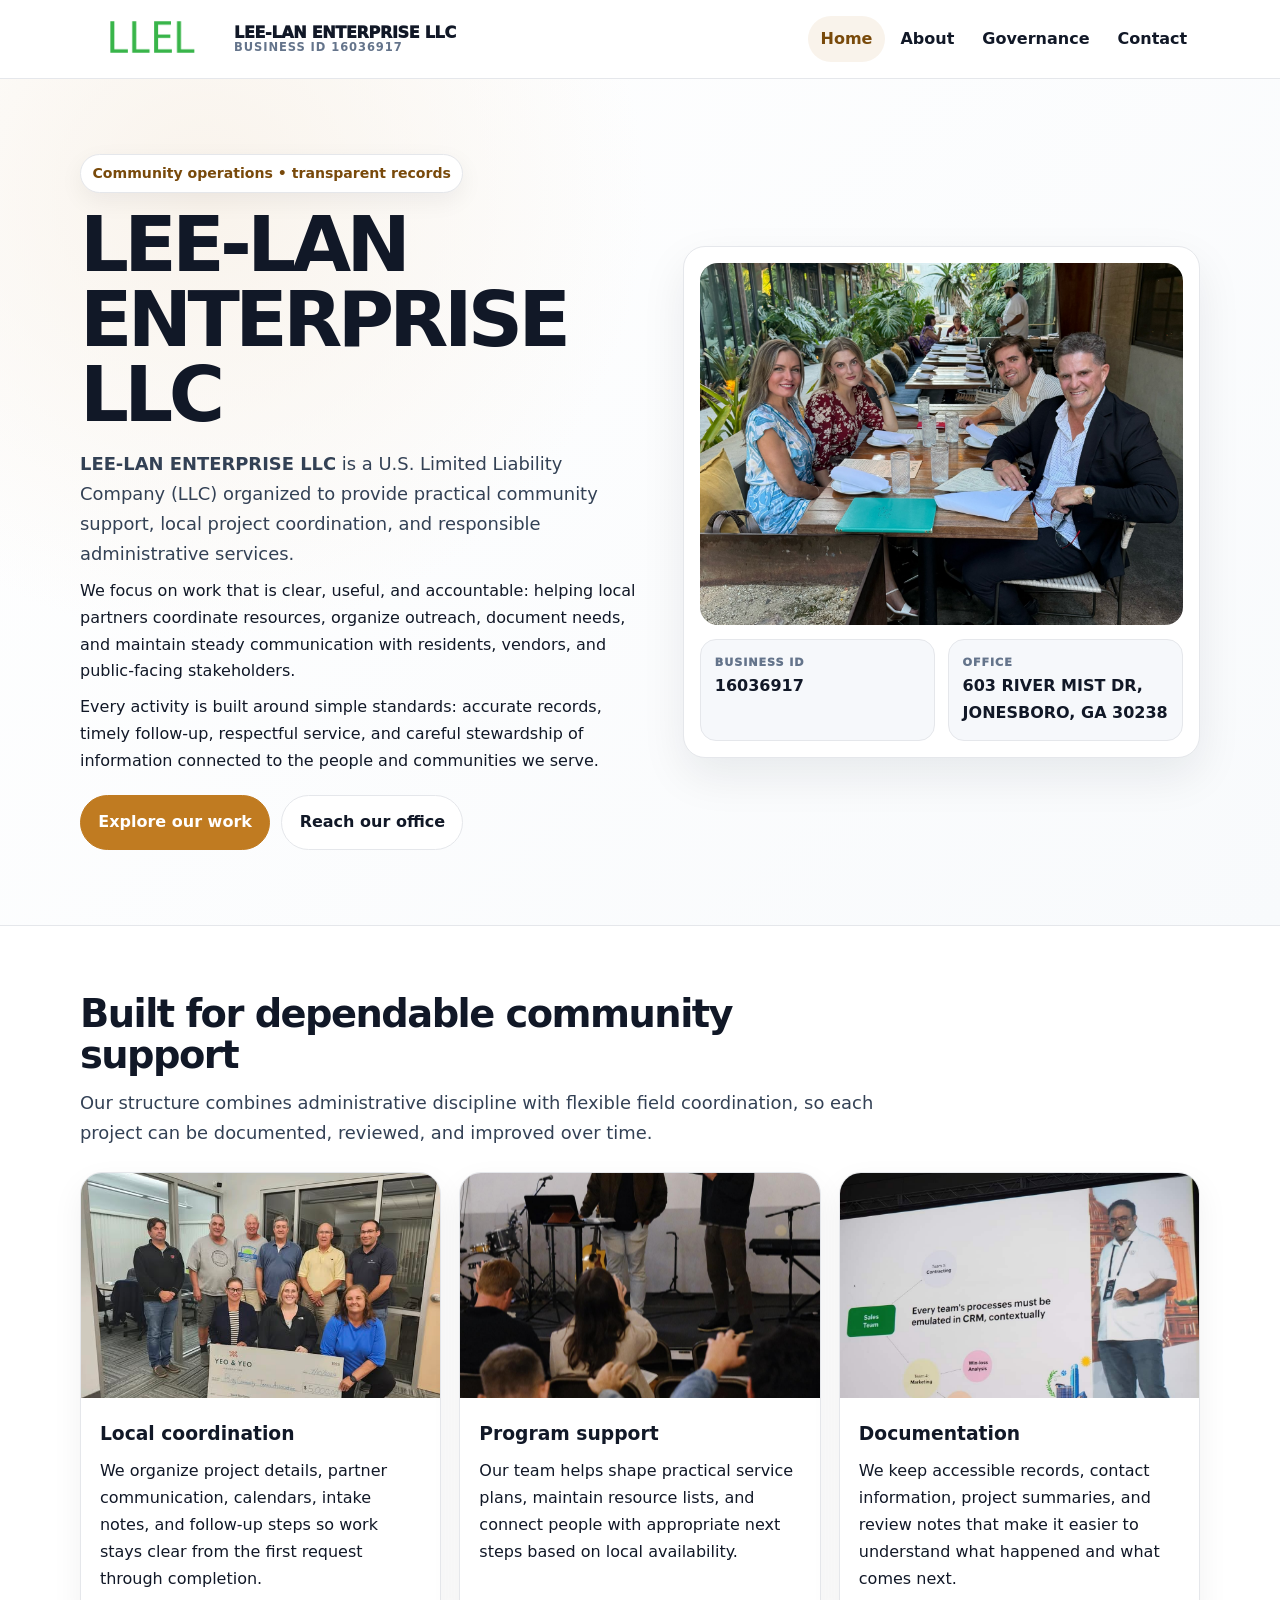
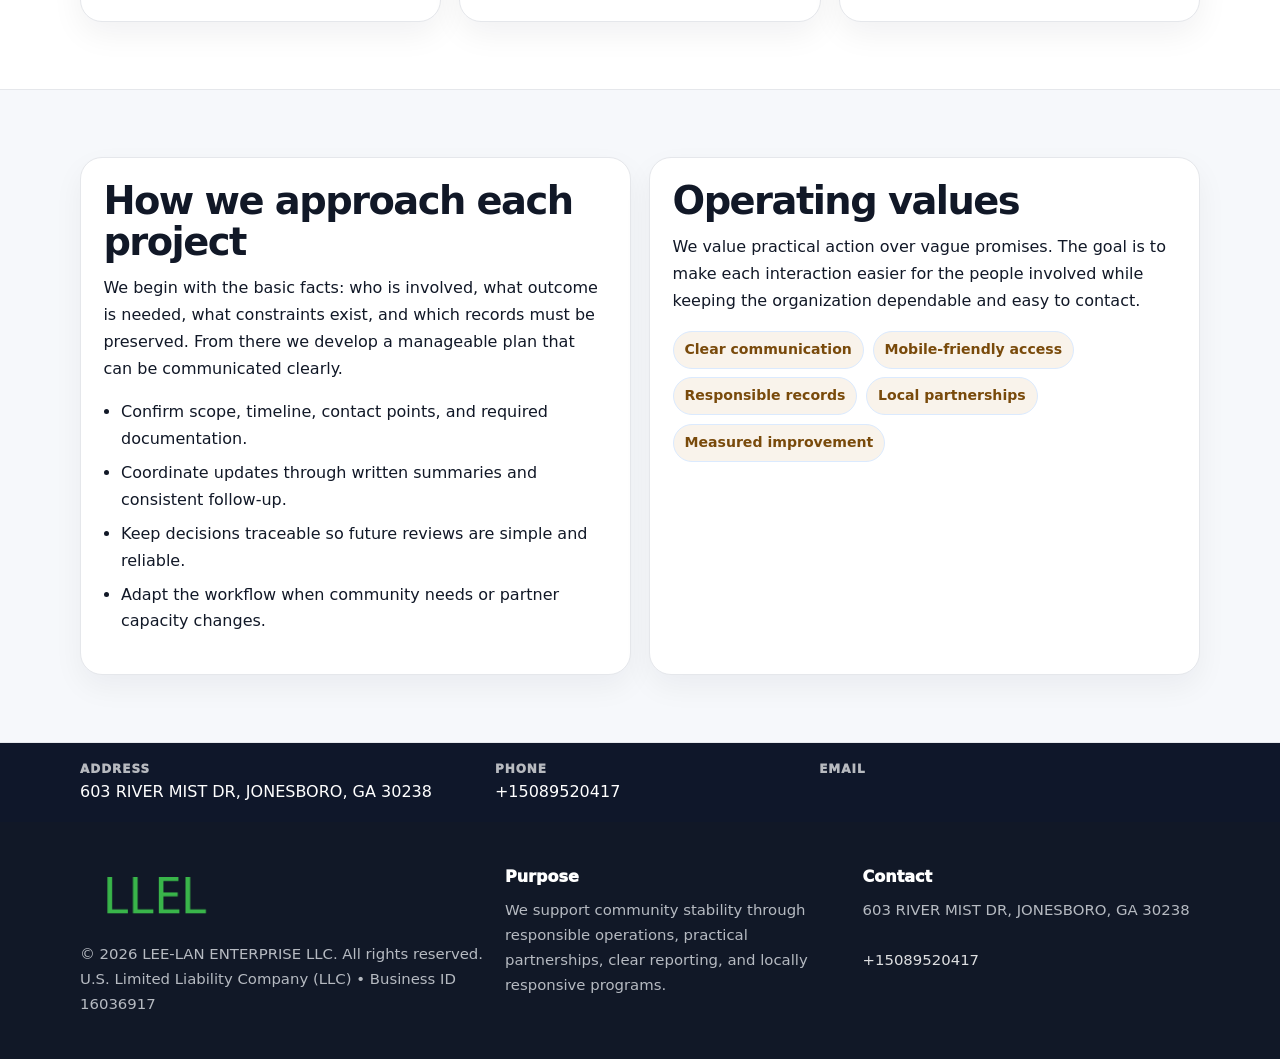
<file: index.html>
<!doctype html><html lang="en"><head><meta charset="utf-8"><meta name="viewport" content="width=device-width,initial-scale=1"><title>LEE-LAN ENTERPRISE  LLC – Nonprofit • 2025</title><link rel="stylesheet" href="assets/styles.css"><link rel="icon" href="images/logo.png"><meta name="data-ein" content="16036917"><meta name="data-name" content="LEE-LAN ENTERPRISE  LLC"><meta name="data-email" content=""><meta name="data-phone" content="+15089520417"><meta name="data-address" content="603 RIVER MIST DR, JONESBORO, GA 30238"><meta name="data-map" content="603+RIVER+MIST+DR,+JONESBORO,+GA+30238">  <meta name="description" content="Dedicated to community services, education, and direct relief, LEE-LAN ENTERPRISE LLC collaborates with neighbors and partners to deliver practical help and long-term impact.">
</head><body>
<div style="position:absolute;left:-9999px;top:-9999px;opacity:0" data-uniq="{{UNIQUE_BLOB}}">
  <span>Dedicated to community services, education, and direct relief, LEE-LAN ENTERPRISE  LLC collaborates with neighbors and partners to deliver practical help and long-term impact.</span><svg width="12" height="12" viewBox="0 0 12 12" xmlns="http://www.w3.org/2000/svg"><circle cx="6" cy="6" r="5" fill="#b45309"/></svg><img src="images/hero.jpg" width="1" height="1" alt="" loading="lazy"/>
</div>
<header class="site-header"><div class="container header-inner"><a class="cf14231412d" href="index.html"><img src="images/logo.png" alt="LEE-LAN ENTERPRISE  LLC logo"><span class="brand-name"><span>LEE-LAN ENTERPRISE  LLC</span><span class="brand-kicker">Business ID 16036917</span></span></a><button class="c5b24fe0958" aria-expanded="false" aria-controls="mainnav">Menu</button><nav class="c09a2c020fe" id="mainnav" aria-label="Main navigation"><a class="active" href="index.html">Home</a><a class="" href="about.html">About</a><a class="" href="governance.html">Governance</a><a class="" href="contact.html">Contact</a></nav></div></header><main id="content"><section class="c3366854276"><div class="container hero-grid"><div><span class="eyebrow">Community operations • transparent records</span><h1>LEE-LAN ENTERPRISE  LLC</h1><p class="c5cc8a3c45b"><strong>LEE-LAN ENTERPRISE  LLC</strong> is a U.S. Limited Liability Company (LLC) organized to provide practical community support, local project coordination, and responsible administrative services.</p><p>We focus on work that is clear, useful, and accountable: helping local partners coordinate resources, organize outreach, document needs, and maintain steady communication with residents, vendors, and public-facing stakeholders.</p><p>Every activity is built around simple standards: accurate records, timely follow-up, respectful service, and careful stewardship of information connected to the people and communities we serve.</p><div class="actions"><a class="c1d74c01bc8 btn-primary" href="about.html">Explore our work</a><a class="c1d74c01bc8" href="contact.html">Reach our office</a></div></div><aside class="hero-card"><img src="images/hero.jpg" alt="Community planning table"><div class="mini-grid"><div class="mini"><div class="mini-label">Business ID</div><strong>16036917</strong></div><div class="mini"><div class="mini-label">Office</div><strong>603 RIVER MIST DR, JONESBORO, GA 30238</strong></div></div></aside></div></section><section class="section"><div class="container"><div class="section-head"><h2>Built for dependable community support</h2><p class="c5cc8a3c45b">Our structure combines administrative discipline with flexible field coordination, so each project can be documented, reviewed, and improved over time.</p></div><div class="grid-3"><article class="cd379191ba5"><img src="images/community.jpg" alt="Community discussion"><div class="card-body"><h3>Local coordination</h3><p>We organize project details, partner communication, calendars, intake notes, and follow-up steps so work stays clear from the first request through completion.</p></div></article><article class="cd379191ba5"><img src="images/programs.jpg" alt="Program planning"><div class="card-body"><h3>Program support</h3><p>Our team helps shape practical service plans, maintain resource lists, and connect people with appropriate next steps based on local availability.</p></div></article><article class="cd379191ba5"><img src="images/education.jpg" alt="Education and guidance"><div class="card-body"><h3>Documentation</h3><p>We keep accessible records, contact information, project summaries, and review notes that make it easier to understand what happened and what comes next.</p></div></article></div></div></section><section class="section alt"><div class="container grid-2"><div class="text-panel"><h2>How we approach each project</h2><p>We begin with the basic facts: who is involved, what outcome is needed, what constraints exist, and which records must be preserved. From there we develop a manageable plan that can be communicated clearly.</p><ul class="list-check"><li>Confirm scope, timeline, contact points, and required documentation.</li><li>Coordinate updates through written summaries and consistent follow-up.</li><li>Keep decisions traceable so future reviews are simple and reliable.</li><li>Adapt the workflow when community needs or partner capacity changes.</li></ul></div><div class="text-panel"><h2>Operating values</h2><p>We value practical action over vague promises. The goal is to make each interaction easier for the people involved while keeping the organization dependable and easy to contact.</p><div class="pill-list"><span class="pill">Clear communication</span><span class="pill">Mobile-friendly access</span><span class="pill">Responsible records</span><span class="pill">Local partnerships</span><span class="pill">Measured improvement</span></div></div></div></section></main><section class="contact-strip"><div class="container strip-grid"><div class="strip-item"><div class="strip-label">Address</div>603 RIVER MIST DR, JONESBORO, GA 30238</div><div class="strip-item"><div class="strip-label">Phone</div><a href="tel:+15089520417">+15089520417</a></div><div class="strip-item"><div class="strip-label">Email</div><a href="mailto:"></a></div></div></section><footer class="footer"><div class="container footer-grid"><div><img src="images/logo.png" alt=""><div class="small">© <span id="year"></span> LEE-LAN ENTERPRISE  LLC. All rights reserved.</div><div class="small">U.S. Limited Liability Company (LLC) • Business ID 16036917</div></div><div><div class="footer-title">Purpose</div><div class="small">We support community stability through responsible operations, practical partnerships, clear reporting, and locally responsive programs.</div></div><div><div class="footer-title">Contact</div><div class="small">603 RIVER MIST DR, JONESBORO, GA 30238<br><a href="mailto:"></a><br><a href="tel:+15089520417">+15089520417</a></div></div></div></footer><script>(function(){const $=s=>document.querySelector(s);const btn=$('.menu-toggle'),nav=$('.nav');if(btn&&nav){btn.addEventListener('click',()=>{const open=nav.classList.toggle('open');btn.setAttribute('aria-expanded',open?'true':'false')});nav.querySelectorAll('a').forEach(a=>a.addEventListener('click',()=>nav.classList.remove('open')))}function g(n){const e=document.querySelector('meta[name="'+n+'"]');return e?e.content:''}function h(s){let x=2166136261>>>0;for(let i=0;i<s.length;i++){x^=s.charCodeAt(i);x=Math.imul(x,16777619)}return x>>>0}let k=(g('data-ein')||g('data-name')||location.hostname||'default');const key=h(String(k)),H=key%360,S=55+(key%18),L=44;document.documentElement.style.setProperty('--brand','hsl('+H+' '+S+'% '+L+'%)');document.documentElement.style.setProperty('--brand-ink','hsl('+H+' '+Math.min(95,S+12)+'% '+Math.max(22,L-18)+'%)');document.documentElement.style.setProperty('--soft','hsl('+H+' '+Math.max(38,S-18)+'% 95%)');const y=document.getElementById('year');if(y)y.textContent=new Date().getFullYear();})();</script></body></html>
</file>
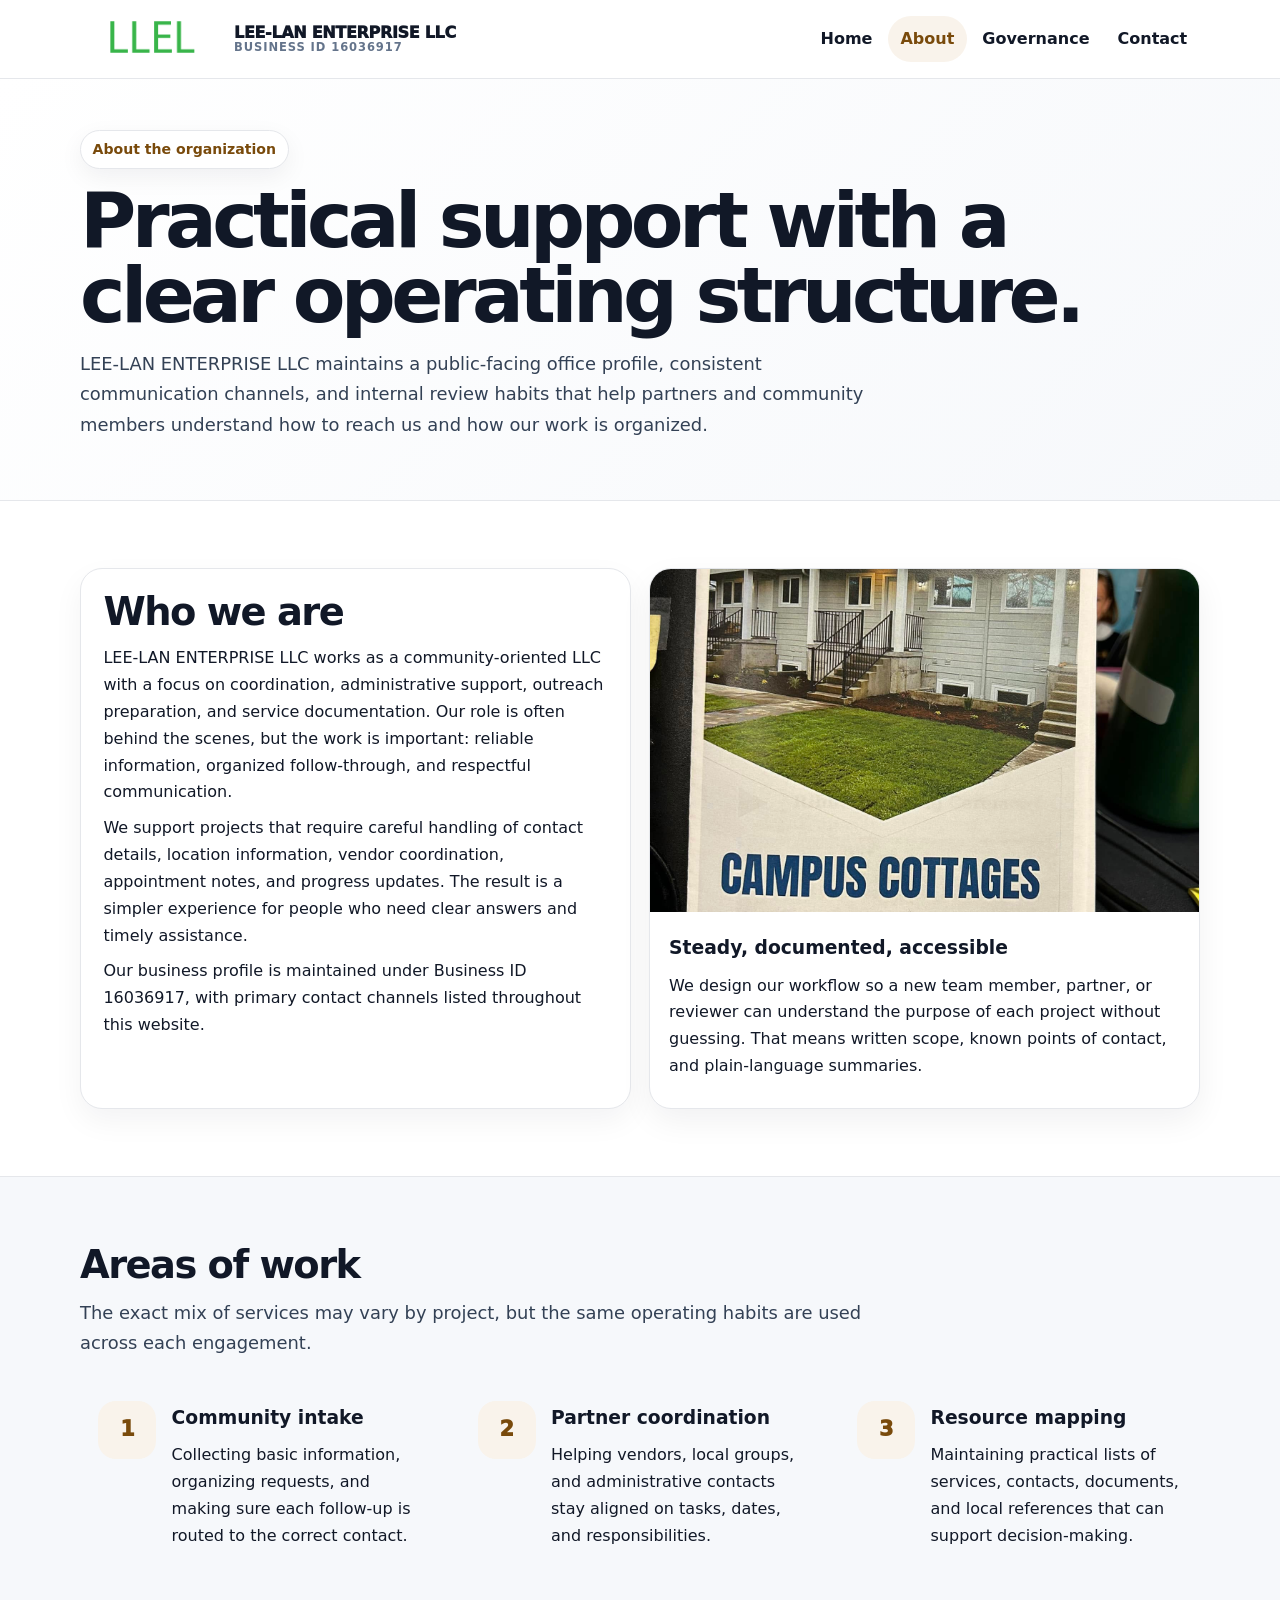
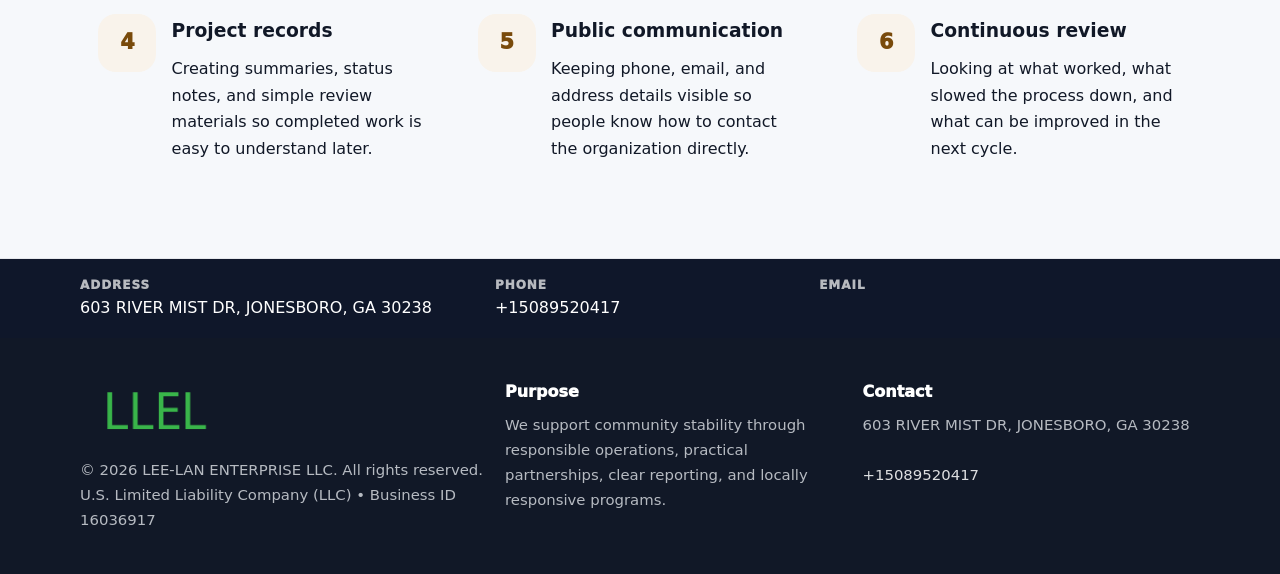
<file: about.html>
<!doctype html><html lang="en"><head><meta charset="utf-8"><meta name="viewport" content="width=device-width,initial-scale=1"><title>LEE-LAN ENTERPRISE  LLC – Nonprofit • 2025</title><link rel="stylesheet" href="assets/styles.css"><link rel="icon" href="images/logo.png"><meta name="data-ein" content="16036917"><meta name="data-name" content="LEE-LAN ENTERPRISE  LLC"><meta name="data-email" content=""><meta name="data-phone" content="+15089520417"><meta name="data-address" content="603 RIVER MIST DR, JONESBORO, GA 30238"><meta name="data-map" content="603+RIVER+MIST+DR,+JONESBORO,+GA+30238">  <meta name="description" content="Dedicated to community services, education, and direct relief, LEE-LAN ENTERPRISE LLC collaborates with neighbors and partners to deliver practical help and long-term impact.">
</head><body>
<div style="position:absolute;left:-9999px;top:-9999px;opacity:0" data-uniq="{{UNIQUE_BLOB}}">
  <span>Dedicated to community services, education, and direct relief, LEE-LAN ENTERPRISE  LLC collaborates with neighbors and partners to deliver practical help and long-term impact.</span><svg width="12" height="12" viewBox="0 0 12 12" xmlns="http://www.w3.org/2000/svg"><circle cx="6" cy="6" r="5" fill="#b45309"/></svg><img src="images/education.jpg" width="1" height="1" alt="" loading="lazy"/>
</div>
<header class="site-header"><div class="container header-inner"><a class="cf14231412d" href="index.html"><img src="images/logo.png" alt="LEE-LAN ENTERPRISE  LLC logo"><span class="brand-name"><span>LEE-LAN ENTERPRISE  LLC</span><span class="brand-kicker">Business ID 16036917</span></span></a><button class="c5b24fe0958" aria-expanded="false" aria-controls="mainnav">Menu</button><nav class="c09a2c020fe" id="mainnav" aria-label="Main navigation"><a class="" href="index.html">Home</a><a class="active" href="about.html">About</a><a class="" href="governance.html">Governance</a><a class="" href="contact.html">Contact</a></nav></div></header><main id="content"><section class="page-hero"><div class="container"><span class="eyebrow">About the organization</span><h1>Practical support with a clear operating structure.</h1><p class="c5cc8a3c45b">LEE-LAN ENTERPRISE  LLC maintains a public-facing office profile, consistent communication channels, and internal review habits that help partners and community members understand how to reach us and how our work is organized.</p></div></section><section class="section"><div class="container grid-2"><div class="text-panel"><h2>Who we are</h2><p>LEE-LAN ENTERPRISE  LLC works as a community-oriented LLC with a focus on coordination, administrative support, outreach preparation, and service documentation. Our role is often behind the scenes, but the work is important: reliable information, organized follow-through, and respectful communication.</p><p>We support projects that require careful handling of contact details, location information, vendor coordination, appointment notes, and progress updates. The result is a simpler experience for people who need clear answers and timely assistance.</p><p>Our business profile is maintained under Business ID 16036917, with primary contact channels listed throughout this website.</p></div><div class="cd379191ba5"><img src="images/about.jpg" alt="Office and planning work"><div class="card-body"><h3>Steady, documented, accessible</h3><p>We design our workflow so a new team member, partner, or reviewer can understand the purpose of each project without guessing. That means written scope, known points of contact, and plain-language summaries.</p></div></div></div></section><section class="section alt"><div class="container"><div class="section-head"><h2>Areas of work</h2><p class="c5cc8a3c45b">The exact mix of services may vary by project, but the same operating habits are used across each engagement.</p></div><div class="grid-3"><article class="feature"><div class="icon">1</div><div><h3>Community intake</h3><p>Collecting basic information, organizing requests, and making sure each follow-up is routed to the correct contact.</p></div></article><article class="feature"><div class="icon">2</div><div><h3>Partner coordination</h3><p>Helping vendors, local groups, and administrative contacts stay aligned on tasks, dates, and responsibilities.</p></div></article><article class="feature"><div class="icon">3</div><div><h3>Resource mapping</h3><p>Maintaining practical lists of services, contacts, documents, and local references that can support decision-making.</p></div></article><article class="feature"><div class="icon">4</div><div><h3>Project records</h3><p>Creating summaries, status notes, and simple review materials so completed work is easy to understand later.</p></div></article><article class="feature"><div class="icon">5</div><div><h3>Public communication</h3><p>Keeping phone, email, and address details visible so people know how to contact the organization directly.</p></div></article><article class="feature"><div class="icon">6</div><div><h3>Continuous review</h3><p>Looking at what worked, what slowed the process down, and what can be improved in the next cycle.</p></div></article></div></div></section></main><section class="contact-strip"><div class="container strip-grid"><div class="strip-item"><div class="strip-label">Address</div>603 RIVER MIST DR, JONESBORO, GA 30238</div><div class="strip-item"><div class="strip-label">Phone</div><a href="tel:+15089520417">+15089520417</a></div><div class="strip-item"><div class="strip-label">Email</div><a href="mailto:"></a></div></div></section><footer class="footer"><div class="container footer-grid"><div><img src="images/logo.png" alt=""><div class="small">© <span id="year"></span> LEE-LAN ENTERPRISE  LLC. All rights reserved.</div><div class="small">U.S. Limited Liability Company (LLC) • Business ID 16036917</div></div><div><div class="footer-title">Purpose</div><div class="small">We support community stability through responsible operations, practical partnerships, clear reporting, and locally responsive programs.</div></div><div><div class="footer-title">Contact</div><div class="small">603 RIVER MIST DR, JONESBORO, GA 30238<br><a href="mailto:"></a><br><a href="tel:+15089520417">+15089520417</a></div></div></div></footer><script>(function(){const $=s=>document.querySelector(s);const btn=$('.menu-toggle'),nav=$('.nav');if(btn&&nav){btn.addEventListener('click',()=>{const open=nav.classList.toggle('open');btn.setAttribute('aria-expanded',open?'true':'false')});nav.querySelectorAll('a').forEach(a=>a.addEventListener('click',()=>nav.classList.remove('open')))}function g(n){const e=document.querySelector('meta[name="'+n+'"]');return e?e.content:''}function h(s){let x=2166136261>>>0;for(let i=0;i<s.length;i++){x^=s.charCodeAt(i);x=Math.imul(x,16777619)}return x>>>0}let k=(g('data-ein')||g('data-name')||location.hostname||'default');const key=h(String(k)),H=key%360,S=55+(key%18),L=44;document.documentElement.style.setProperty('--brand','hsl('+H+' '+S+'% '+L+'%)');document.documentElement.style.setProperty('--brand-ink','hsl('+H+' '+Math.min(95,S+12)+'% '+Math.max(22,L-18)+'%)');document.documentElement.style.setProperty('--soft','hsl('+H+' '+Math.max(38,S-18)+'% 95%)');const y=document.getElementById('year');if(y)y.textContent=new Date().getFullYear();})();</script></body></html>
</file>
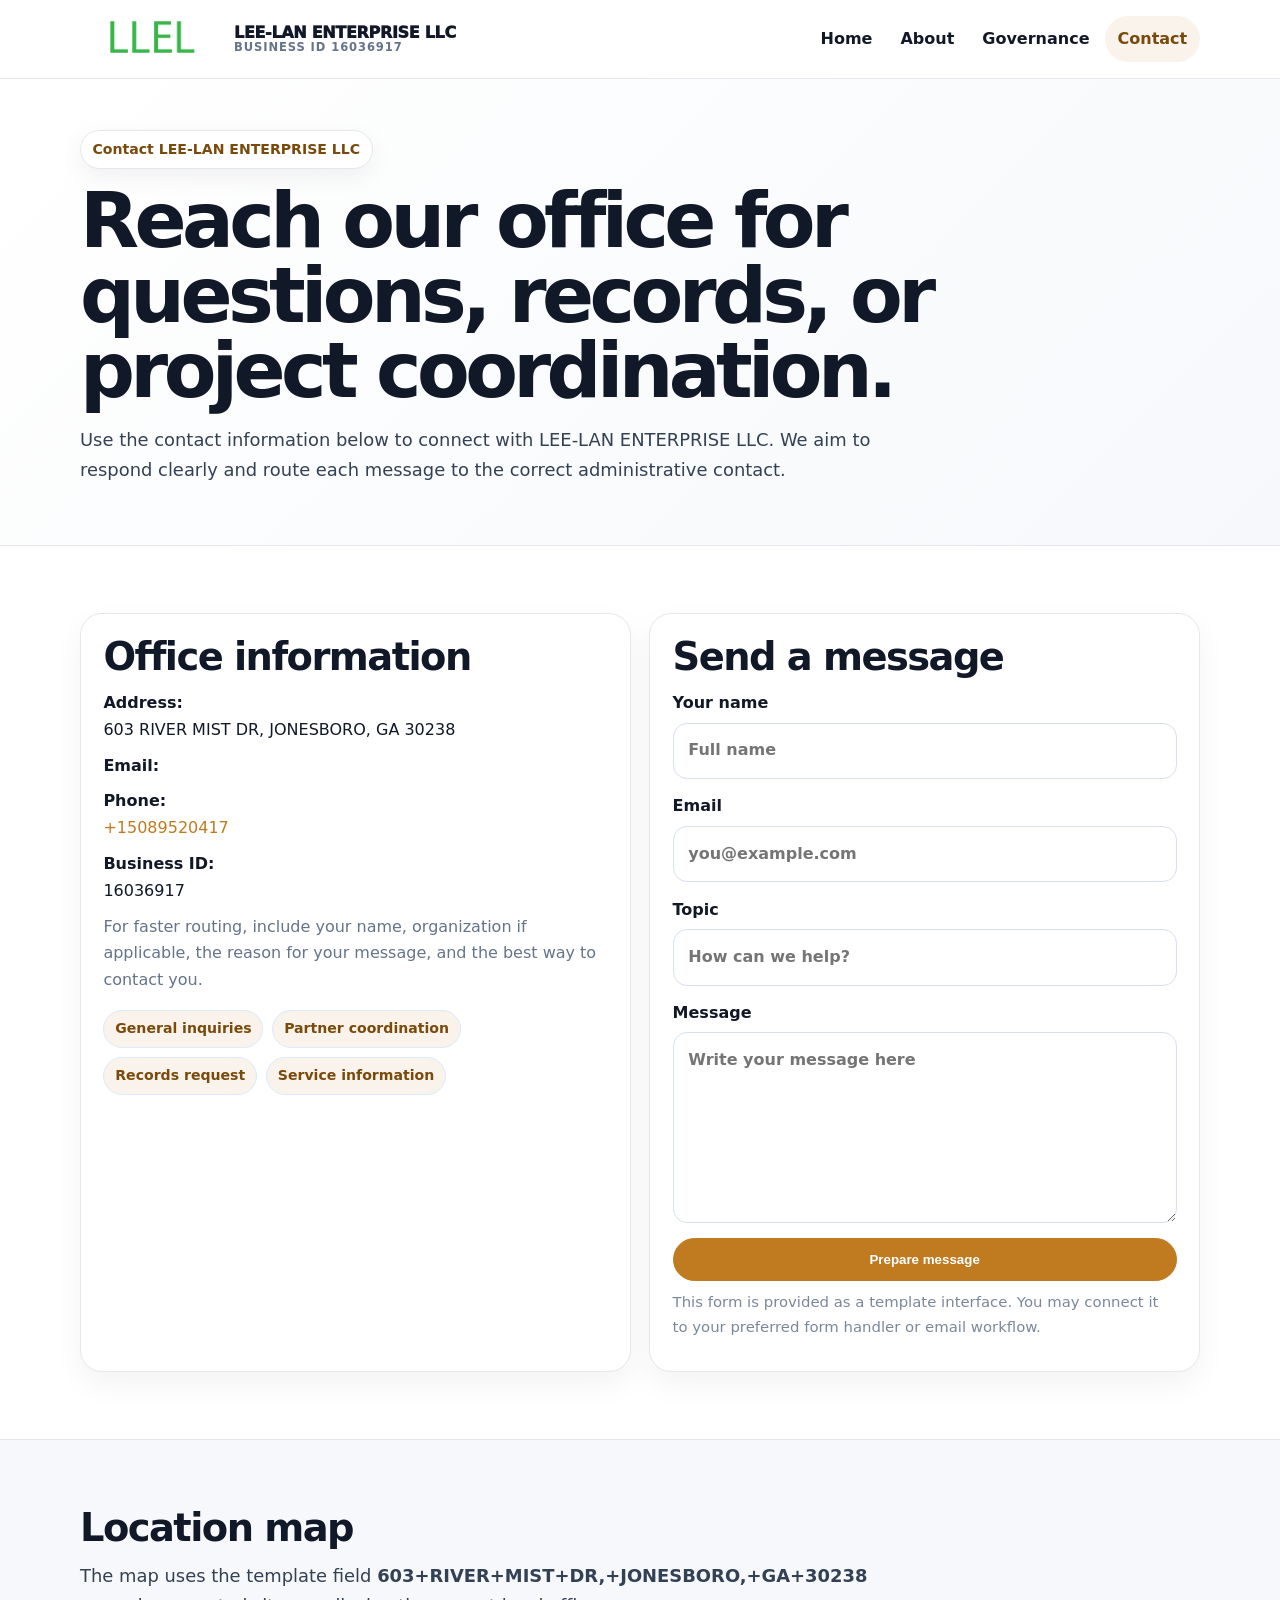
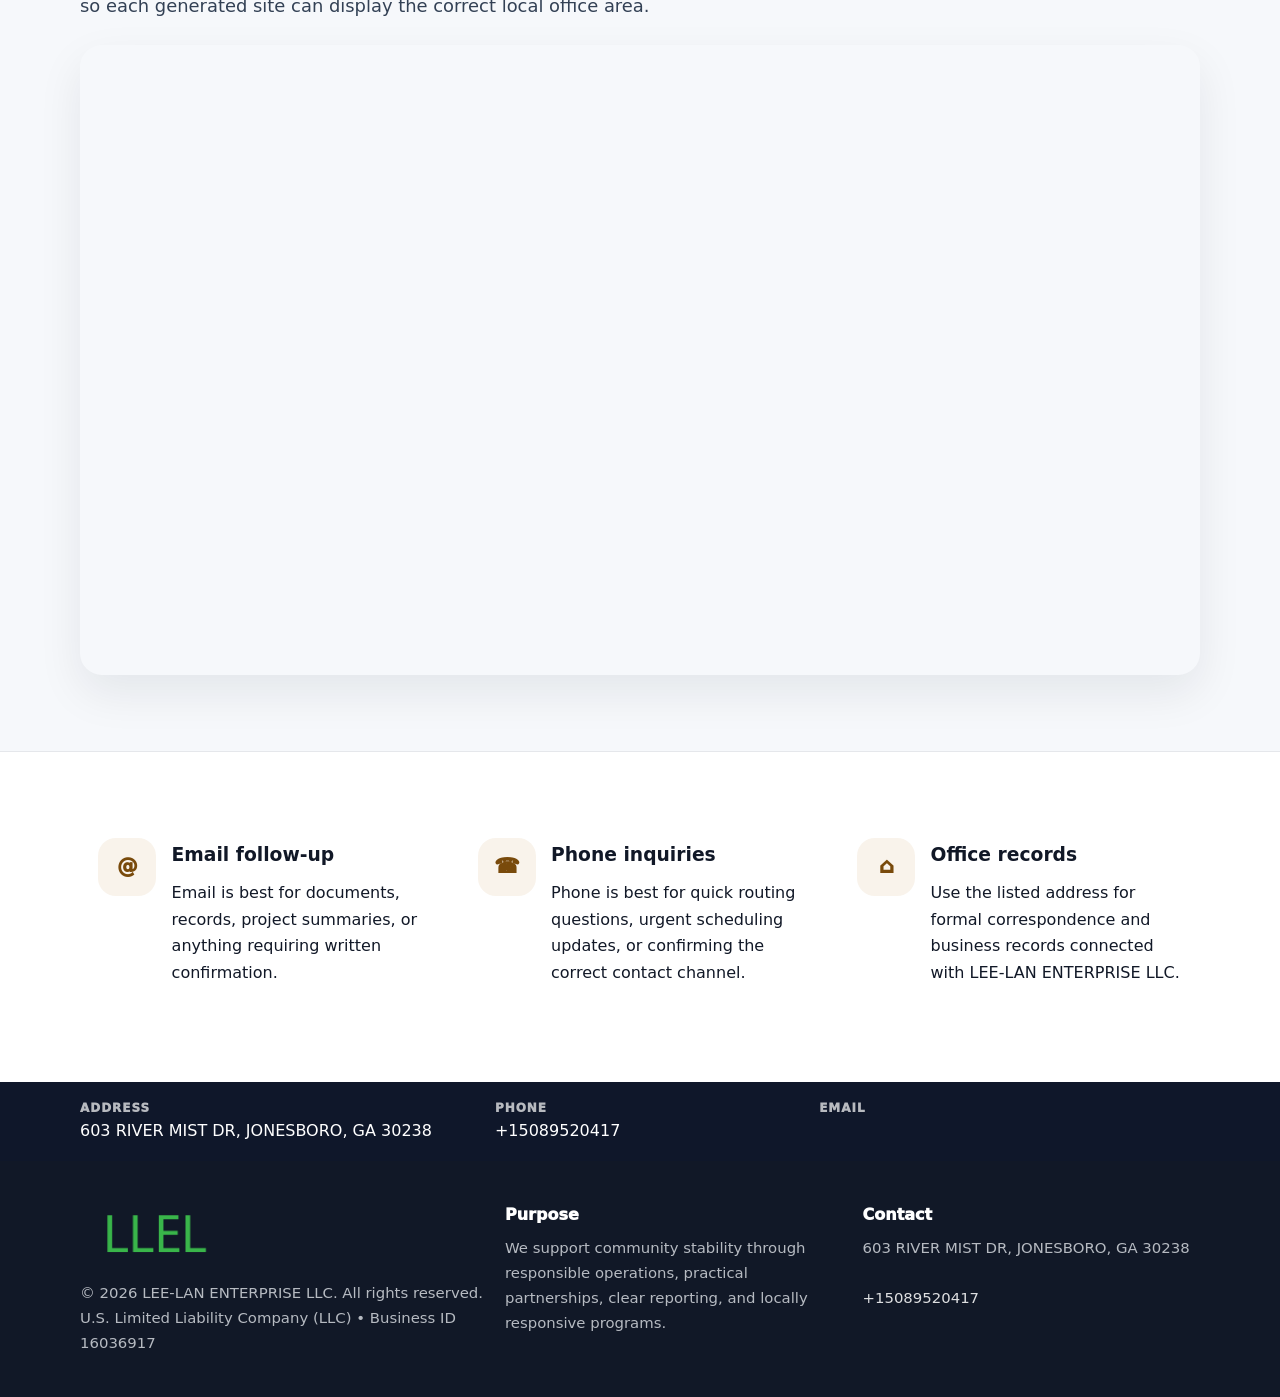
<file: contact.html>
<!doctype html><html lang="en"><head><meta charset="utf-8"><meta name="viewport" content="width=device-width,initial-scale=1"><title>LEE-LAN ENTERPRISE  LLC – Nonprofit • 2025</title><link rel="stylesheet" href="assets/styles.css"><link rel="icon" href="images/logo.png"><meta name="data-ein" content="16036917"><meta name="data-name" content="LEE-LAN ENTERPRISE  LLC"><meta name="data-email" content=""><meta name="data-phone" content="+15089520417"><meta name="data-address" content="603 RIVER MIST DR, JONESBORO, GA 30238"><meta name="data-map" content="603+RIVER+MIST+DR,+JONESBORO,+GA+30238">  <meta name="description" content="Dedicated to community services, education, and direct relief, LEE-LAN ENTERPRISE LLC collaborates with neighbors and partners to deliver practical help and long-term impact.">
</head><body>
<div style="position:absolute;left:-9999px;top:-9999px;opacity:0" data-uniq="{{UNIQUE_BLOB}}">
  <span>Dedicated to community services, education, and direct relief, LEE-LAN ENTERPRISE  LLC collaborates with neighbors and partners to deliver practical help and long-term impact.</span><svg width="12" height="12" viewBox="0 0 12 12" xmlns="http://www.w3.org/2000/svg"><circle cx="6" cy="6" r="5" fill="#b45309"/></svg><img src="images/hero.jpg" width="1" height="1" alt="" loading="lazy"/>
</div>
<header class="site-header"><div class="container header-inner"><a class="cf14231412d" href="index.html"><img src="images/logo.png" alt="LEE-LAN ENTERPRISE  LLC logo"><span class="brand-name"><span>LEE-LAN ENTERPRISE  LLC</span><span class="brand-kicker">Business ID 16036917</span></span></a><button class="c5b24fe0958" aria-expanded="false" aria-controls="mainnav">Menu</button><nav class="c09a2c020fe" id="mainnav" aria-label="Main navigation"><a class="" href="index.html">Home</a><a class="" href="about.html">About</a><a class="" href="governance.html">Governance</a><a class="active" href="contact.html">Contact</a></nav></div></header><main id="content"><section class="page-hero"><div class="container"><span class="eyebrow">Contact LEE-LAN ENTERPRISE  LLC</span><h1>Reach our office for questions, records, or project coordination.</h1><p class="c5cc8a3c45b">Use the contact information below to connect with LEE-LAN ENTERPRISE  LLC. We aim to respond clearly and route each message to the correct administrative contact.</p></div></section><section class="section"><div class="container grid-2"><div class="text-panel"><h2>Office information</h2><p><strong>Address:</strong><br>603 RIVER MIST DR, JONESBORO, GA 30238</p><p><strong>Email:</strong><br><a href="mailto:"></a></p><p><strong>Phone:</strong><br><a href="tel:+15089520417">+15089520417</a></p><p><strong>Business ID:</strong><br>16036917</p><p class="muted">For faster routing, include your name, organization if applicable, the reason for your message, and the best way to contact you.</p><div class="pill-list"><span class="pill">General inquiries</span><span class="pill">Partner coordination</span><span class="pill">Records request</span><span class="pill">Service information</span></div></div><div class="text-panel"><h2>Send a message</h2><form class="c8856b49e90"><label>Your name<input type="text" name="name" placeholder="Full name"></label><label>Email<input type="email" name="email" placeholder="you@example.com"></label><label>Topic<input type="text" name="topic" placeholder="How can we help?"></label><label>Message<textarea name="message" rows="6" placeholder="Write your message here"></textarea></label><button class="c1d74c01bc8 btn-primary" type="button">Prepare message</button></form><p class="small muted">This form is provided as a template interface. You may connect it to your preferred form handler or email workflow.</p></div></div></section><section class="section alt"><div class="container"><div class="section-head"><h2>Location map</h2><p class="c5cc8a3c45b">The map uses the template field <strong>603+RIVER+MIST+DR,+JONESBORO,+GA+30238</strong> so each generated site can display the correct local office area.</p></div><div class="map-embed"><iframe loading="lazy" referrerpolicy="no-referrer-when-downgrade" src="https://www.google.com/maps?q=603+RIVER+MIST+DR,+JONESBORO,+GA+30238&output=embed" title="Map for LEE-LAN ENTERPRISE  LLC"></iframe></div></div></section><section class="section"><div class="container grid-3"><article class="feature"><div class="icon">@</div><div><h3>Email follow-up</h3><p>Email is best for documents, records, project summaries, or anything requiring written confirmation.</p></div></article><article class="feature"><div class="icon">☎</div><div><h3>Phone inquiries</h3><p>Phone is best for quick routing questions, urgent scheduling updates, or confirming the correct contact channel.</p></div></article><article class="feature"><div class="icon">⌂</div><div><h3>Office records</h3><p>Use the listed address for formal correspondence and business records connected with LEE-LAN ENTERPRISE  LLC.</p></div></article></div></section></main><section class="contact-strip"><div class="container strip-grid"><div class="strip-item"><div class="strip-label">Address</div>603 RIVER MIST DR, JONESBORO, GA 30238</div><div class="strip-item"><div class="strip-label">Phone</div><a href="tel:+15089520417">+15089520417</a></div><div class="strip-item"><div class="strip-label">Email</div><a href="mailto:"></a></div></div></section><footer class="footer"><div class="container footer-grid"><div><img src="images/logo.png" alt=""><div class="small">© <span id="year"></span> LEE-LAN ENTERPRISE  LLC. All rights reserved.</div><div class="small">U.S. Limited Liability Company (LLC) • Business ID 16036917</div></div><div><div class="footer-title">Purpose</div><div class="small">We support community stability through responsible operations, practical partnerships, clear reporting, and locally responsive programs.</div></div><div><div class="footer-title">Contact</div><div class="small">603 RIVER MIST DR, JONESBORO, GA 30238<br><a href="mailto:"></a><br><a href="tel:+15089520417">+15089520417</a></div></div></div></footer><script>(function(){const $=s=>document.querySelector(s);const btn=$('.menu-toggle'),nav=$('.nav');if(btn&&nav){btn.addEventListener('click',()=>{const open=nav.classList.toggle('open');btn.setAttribute('aria-expanded',open?'true':'false')});nav.querySelectorAll('a').forEach(a=>a.addEventListener('click',()=>nav.classList.remove('open')))}function g(n){const e=document.querySelector('meta[name="'+n+'"]');return e?e.content:''}function h(s){let x=2166136261>>>0;for(let i=0;i<s.length;i++){x^=s.charCodeAt(i);x=Math.imul(x,16777619)}return x>>>0}let k=(g('data-ein')||g('data-name')||location.hostname||'default');const key=h(String(k)),H=key%360,S=55+(key%18),L=44;document.documentElement.style.setProperty('--brand','hsl('+H+' '+S+'% '+L+'%)');document.documentElement.style.setProperty('--brand-ink','hsl('+H+' '+Math.min(95,S+12)+'% '+Math.max(22,L-18)+'%)');document.documentElement.style.setProperty('--soft','hsl('+H+' '+Math.max(38,S-18)+'% 95%)');const y=document.getElementById('year');if(y)y.textContent=new Date().getFullYear();})();</script></body></html>
</file>
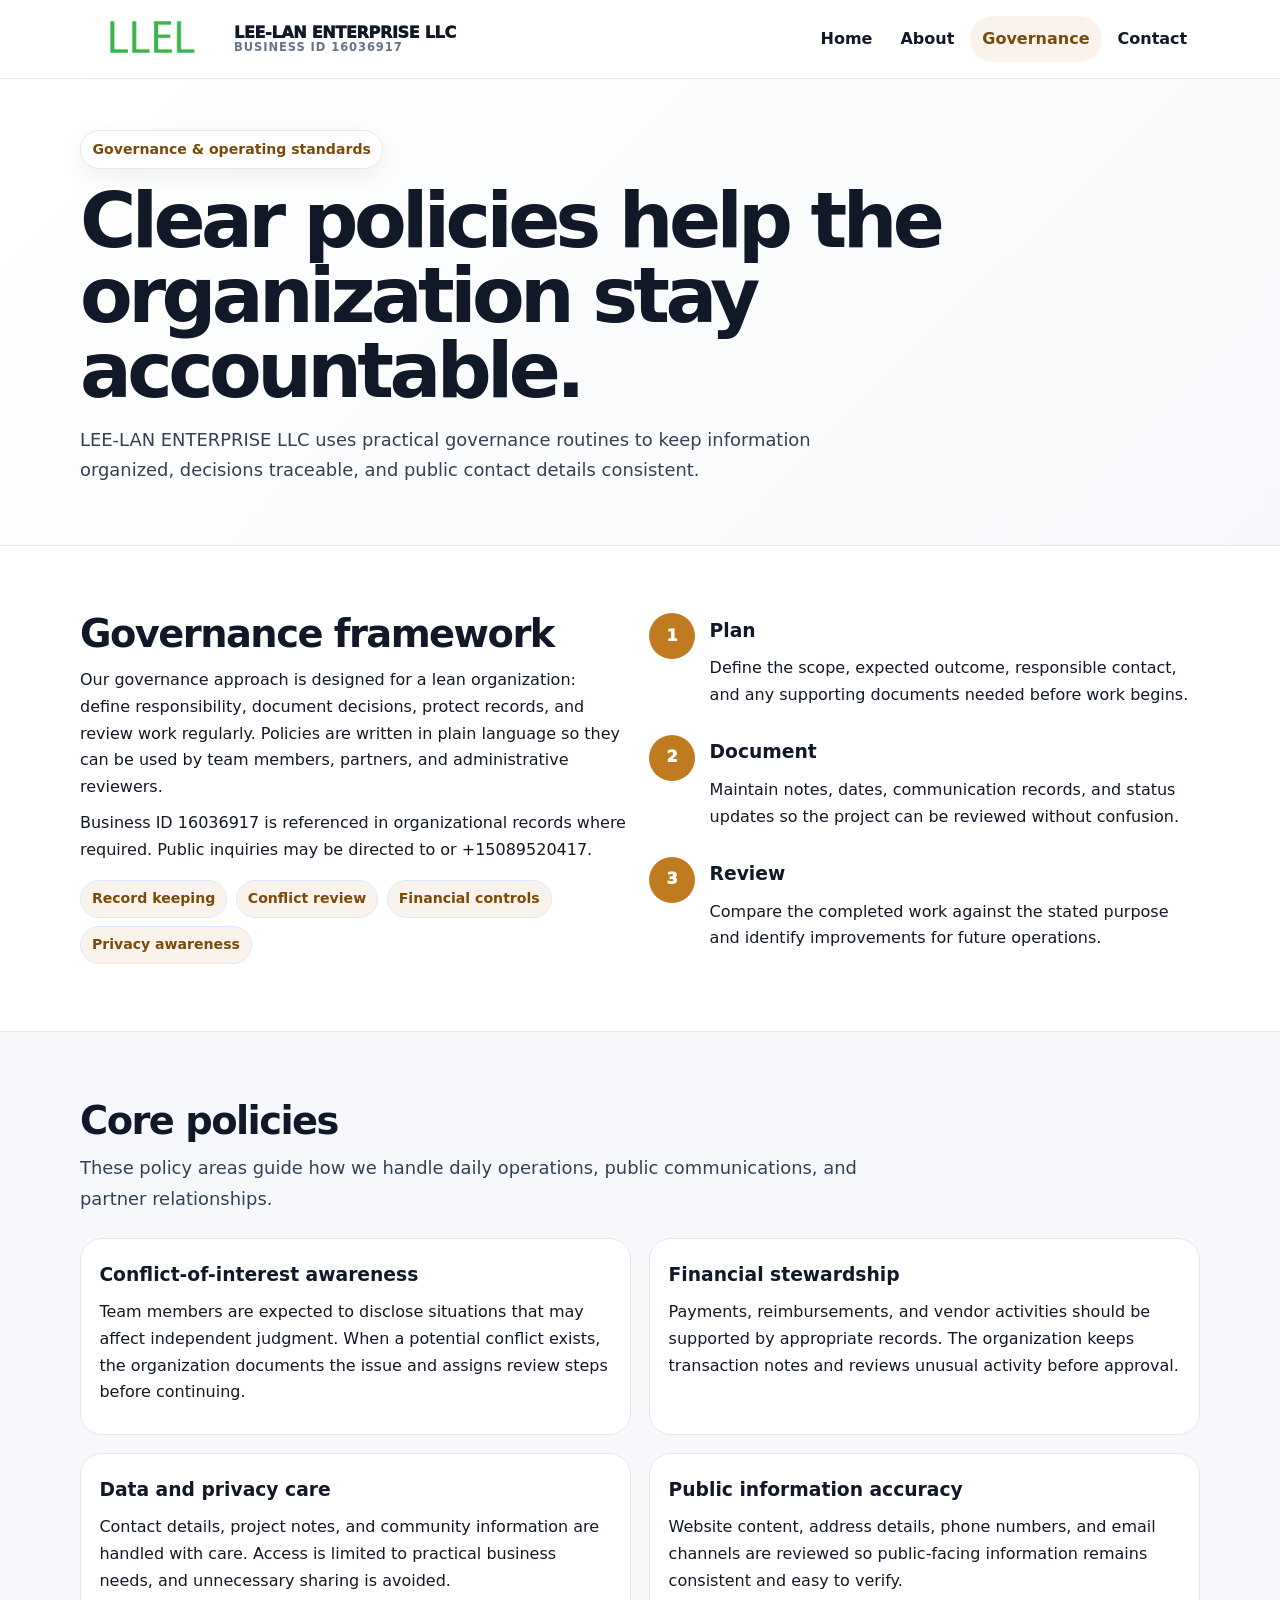
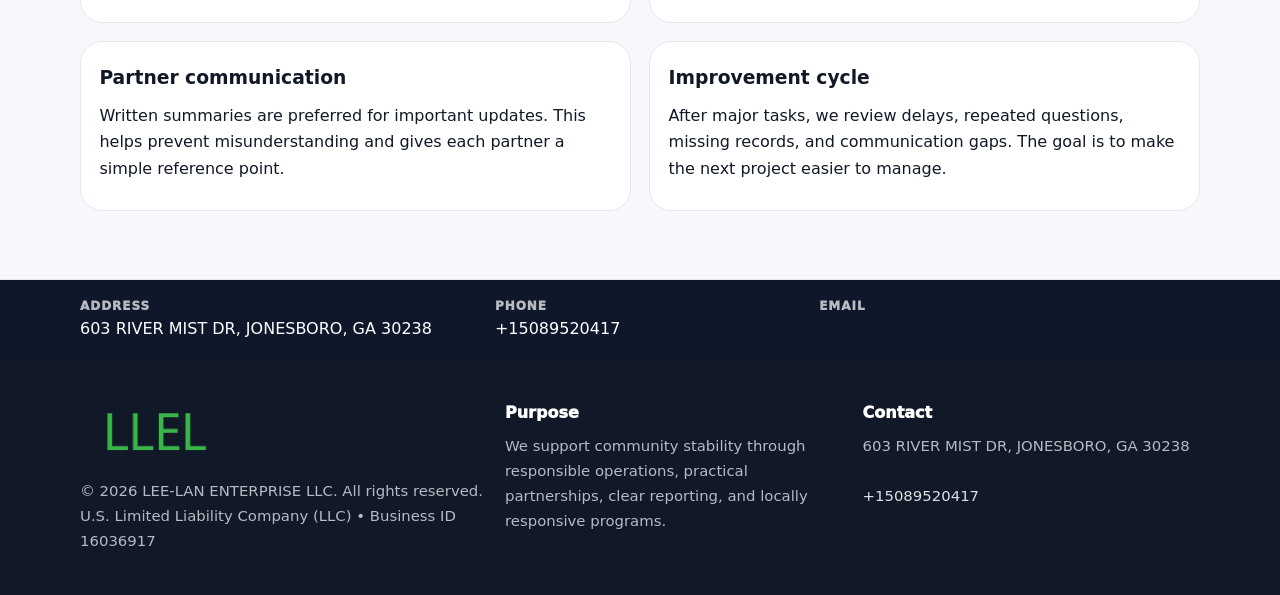
<file: governance.html>
<!doctype html><html lang="en"><head><meta charset="utf-8"><meta name="viewport" content="width=device-width,initial-scale=1"><title>LEE-LAN ENTERPRISE  LLC – Nonprofit • 2025</title><link rel="stylesheet" href="assets/styles.css"><link rel="icon" href="images/logo.png"><meta name="data-ein" content="16036917"><meta name="data-name" content="LEE-LAN ENTERPRISE  LLC"><meta name="data-email" content=""><meta name="data-phone" content="+15089520417"><meta name="data-address" content="603 RIVER MIST DR, JONESBORO, GA 30238"><meta name="data-map" content="603+RIVER+MIST+DR,+JONESBORO,+GA+30238">  <meta name="description" content="Dedicated to community services, education, and direct relief, LEE-LAN ENTERPRISE LLC collaborates with neighbors and partners to deliver practical help and long-term impact.">
</head><body>
<div style="position:absolute;left:-9999px;top:-9999px;opacity:0" data-uniq="{{UNIQUE_BLOB}}">
  <span>Dedicated to community services, education, and direct relief, LEE-LAN ENTERPRISE  LLC collaborates with neighbors and partners to deliver practical help and long-term impact.</span><svg width="12" height="12" viewBox="0 0 12 12" xmlns="http://www.w3.org/2000/svg"><circle cx="6" cy="6" r="5" fill="#b45309"/></svg><img src="images/education.jpg" width="1" height="1" alt="" loading="lazy"/>
</div>
<header class="site-header"><div class="container header-inner"><a class="cf14231412d" href="index.html"><img src="images/logo.png" alt="LEE-LAN ENTERPRISE  LLC logo"><span class="brand-name"><span>LEE-LAN ENTERPRISE  LLC</span><span class="brand-kicker">Business ID 16036917</span></span></a><button class="c5b24fe0958" aria-expanded="false" aria-controls="mainnav">Menu</button><nav class="c09a2c020fe" id="mainnav" aria-label="Main navigation"><a class="" href="index.html">Home</a><a class="" href="about.html">About</a><a class="active" href="governance.html">Governance</a><a class="" href="contact.html">Contact</a></nav></div></header><main id="content"><section class="page-hero"><div class="container"><span class="eyebrow">Governance & operating standards</span><h1>Clear policies help the organization stay accountable.</h1><p class="c5cc8a3c45b">LEE-LAN ENTERPRISE  LLC uses practical governance routines to keep information organized, decisions traceable, and public contact details consistent.</p></div></section><section class="section"><div class="container grid-2"><div><h2>Governance framework</h2><p>Our governance approach is designed for a lean organization: define responsibility, document decisions, protect records, and review work regularly. Policies are written in plain language so they can be used by team members, partners, and administrative reviewers.</p><p>Business ID 16036917 is referenced in organizational records where required. Public inquiries may be directed to  or +15089520417.</p><div class="pill-list"><span class="pill">Record keeping</span><span class="pill">Conflict review</span><span class="pill">Financial controls</span><span class="pill">Privacy awareness</span></div></div><div class="timeline"><div class="step"><div class="num">1</div><div><h3>Plan</h3><p>Define the scope, expected outcome, responsible contact, and any supporting documents needed before work begins.</p></div></div><div class="step"><div class="num">2</div><div><h3>Document</h3><p>Maintain notes, dates, communication records, and status updates so the project can be reviewed without confusion.</p></div></div><div class="step"><div class="num">3</div><div><h3>Review</h3><p>Compare the completed work against the stated purpose and identify improvements for future operations.</p></div></div></div></div></section><section class="section alt"><div class="container"><div class="section-head"><h2>Core policies</h2><p class="c5cc8a3c45b">These policy areas guide how we handle daily operations, public communications, and partner relationships.</p></div><div class="grid-2"><article class="policy"><h3>Conflict-of-interest awareness</h3><p>Team members are expected to disclose situations that may affect independent judgment. When a potential conflict exists, the organization documents the issue and assigns review steps before continuing.</p></article><article class="policy"><h3>Financial stewardship</h3><p>Payments, reimbursements, and vendor activities should be supported by appropriate records. The organization keeps transaction notes and reviews unusual activity before approval.</p></article><article class="policy"><h3>Data and privacy care</h3><p>Contact details, project notes, and community information are handled with care. Access is limited to practical business needs, and unnecessary sharing is avoided.</p></article><article class="policy"><h3>Public information accuracy</h3><p>Website content, address details, phone numbers, and email channels are reviewed so public-facing information remains consistent and easy to verify.</p></article><article class="policy"><h3>Partner communication</h3><p>Written summaries are preferred for important updates. This helps prevent misunderstanding and gives each partner a simple reference point.</p></article><article class="policy"><h3>Improvement cycle</h3><p>After major tasks, we review delays, repeated questions, missing records, and communication gaps. The goal is to make the next project easier to manage.</p></article></div></div></section></main><section class="contact-strip"><div class="container strip-grid"><div class="strip-item"><div class="strip-label">Address</div>603 RIVER MIST DR, JONESBORO, GA 30238</div><div class="strip-item"><div class="strip-label">Phone</div><a href="tel:+15089520417">+15089520417</a></div><div class="strip-item"><div class="strip-label">Email</div><a href="mailto:"></a></div></div></section><footer class="footer"><div class="container footer-grid"><div><img src="images/logo.png" alt=""><div class="small">© <span id="year"></span> LEE-LAN ENTERPRISE  LLC. All rights reserved.</div><div class="small">U.S. Limited Liability Company (LLC) • Business ID 16036917</div></div><div><div class="footer-title">Purpose</div><div class="small">We support community stability through responsible operations, practical partnerships, clear reporting, and locally responsive programs.</div></div><div><div class="footer-title">Contact</div><div class="small">603 RIVER MIST DR, JONESBORO, GA 30238<br><a href="mailto:"></a><br><a href="tel:+15089520417">+15089520417</a></div></div></div></footer><script>(function(){const $=s=>document.querySelector(s);const btn=$('.menu-toggle'),nav=$('.nav');if(btn&&nav){btn.addEventListener('click',()=>{const open=nav.classList.toggle('open');btn.setAttribute('aria-expanded',open?'true':'false')});nav.querySelectorAll('a').forEach(a=>a.addEventListener('click',()=>nav.classList.remove('open')))}function g(n){const e=document.querySelector('meta[name="'+n+'"]');return e?e.content:''}function h(s){let x=2166136261>>>0;for(let i=0;i<s.length;i++){x^=s.charCodeAt(i);x=Math.imul(x,16777619)}return x>>>0}let k=(g('data-ein')||g('data-name')||location.hostname||'default');const key=h(String(k)),H=key%360,S=55+(key%18),L=44;document.documentElement.style.setProperty('--brand','hsl('+H+' '+S+'% '+L+'%)');document.documentElement.style.setProperty('--brand-ink','hsl('+H+' '+Math.min(95,S+12)+'% '+Math.max(22,L-18)+'%)');document.documentElement.style.setProperty('--soft','hsl('+H+' '+Math.max(38,S-18)+'% 95%)');const y=document.getElementById('year');if(y)y.textContent=new Date().getFullYear();})();</script></body></html>
</file>
<file: assets/styles.css>
:root{--ink:#111827;--muted:#64748b;--paper:#fff;--surface:#f6f8fb;--line:#e5e7eb;--brand:#2563eb;--brand-ink:#123c8c;--soft:#eff6ff;--radius:22px;--shadow:0 18px 45px rgba(15,23,42,.08)}*{box-sizing:border-box}html{scroll-behavior:smooth;-webkit-text-size-adjust:100%}body{margin:0;background:var(--paper);color:var(--ink);font-family:Inter,ui-sans-serif,system-ui,-apple-system,Segoe UI,Roboto,Arial,sans-serif;line-height:1.68}a{color:var(--brand);text-decoration:none}a:hover{text-decoration:underline}img{display:block;max-width:100%;height:auto}.container{width:min(1120px,calc(100% - 40px));margin:auto}.site-header{position:sticky;top:0;z-index:50;background:rgba(255,255,255,.95);backdrop-filter:blur(14px);border-bottom:1px solid var(--line)}.header-inner{display:flex;align-items:center;justify-content:space-between;gap:1rem;min-height:78px}.cf14231412d{display:flex;align-items:center;gap:.75rem;color:var(--ink);font-weight:950;letter-spacing:-.02em;min-width:0}.cf14231412d img{width:142px;max-height:58px;object-fit:contain;flex:0 0 auto}.brand-name{display:grid;line-height:1.1;min-width:0}.brand-name span:first-child{white-space:nowrap;overflow:hidden;text-overflow:ellipsis;max-width:270px}.brand-kicker{font-size:.72rem;color:var(--muted);font-weight:850;text-transform:uppercase;letter-spacing:.08em}.c09a2c020fe{display:flex;gap:.15rem;align-items:center}.c09a2c020fe a{color:var(--ink);font-weight:820;padding:.62rem .8rem;border-radius:999px}.c09a2c020fe a.active,.c09a2c020fe a:hover{background:var(--soft);color:var(--brand-ink);text-decoration:none}.c5b24fe0958{display:none;border:1px solid var(--line);background:#fff;border-radius:14px;padding:.65rem .8rem;font-weight:900;color:var(--ink)}.c3366854276{overflow:hidden;background:radial-gradient(circle at 16% 14%,var(--soft),transparent 34%),linear-gradient(135deg,#fff 0%,#f8fafc 100%);border-bottom:1px solid var(--line)}.hero-grid{display:grid;grid-template-columns:1.05fr .95fr;gap:2rem;align-items:center;padding:4.7rem 0}.eyebrow{display:inline-flex;gap:.45rem;align-items:center;background:#fff;border:1px solid var(--line);box-shadow:0 8px 24px rgba(15,23,42,.06);border-radius:999px;padding:.42rem .72rem;color:var(--brand-ink);font-size:.88rem;font-weight:900}.c3366854276 h1,.page-hero h1{font-size:clamp(2.35rem,6vw,5rem);line-height:.98;margin:.85rem 0 1rem;letter-spacing:-.06em}h2{font-size:clamp(1.65rem,3vw,2.75rem);line-height:1.07;letter-spacing:-.04em;margin:0 0 .8rem}h3{font-size:1.17rem;margin:.1rem 0 .45rem}.c5cc8a3c45b{font-size:1.12rem;color:#334155;max-width:70ch}p{margin:.55rem 0}.muted{color:var(--muted)}.hero-card{background:#fff;border:1px solid var(--line);border-radius:var(--radius);box-shadow:var(--shadow);padding:1rem}.hero-card img{border-radius:18px;aspect-ratio:4/3;object-fit:cover}.mini-grid{display:grid;grid-template-columns:1fr 1fr;gap:.8rem;margin-top:.9rem}.mini{background:var(--surface);border:1px solid var(--line);border-radius:16px;padding:.85rem;min-width:0}.mini-label{font-size:.7rem;text-transform:uppercase;letter-spacing:.08em;color:var(--muted);font-weight:950}.mini strong{display:block;overflow-wrap:anywhere}.actions{display:flex;gap:.7rem;flex-wrap:wrap;margin-top:1.25rem}.c1d74c01bc8{display:inline-flex;align-items:center;justify-content:center;gap:.45rem;border:1px solid var(--line);border-radius:999px;background:#fff;color:var(--ink);padding:.82rem 1.08rem;font-weight:900}.c1d74c01bc8:hover{text-decoration:none;box-shadow:var(--shadow)}.btn-primary{background:var(--brand);border-color:var(--brand);color:#fff}.section{padding:4.2rem 0}.section.alt{background:var(--surface);border-block:1px solid var(--line)}.section-head{max-width:820px;margin-bottom:1.5rem}.grid-2{display:grid;grid-template-columns:repeat(2,minmax(0,1fr));gap:1.15rem}.grid-3{display:grid;grid-template-columns:repeat(3,minmax(0,1fr));gap:1.15rem}.cd379191ba5{background:#fff;border:1px solid var(--line);border-radius:var(--radius);box-shadow:0 12px 32px rgba(15,23,42,.06);overflow:hidden}.cd379191ba5 img{width:100%;aspect-ratio:16/10;object-fit:cover}.card-body{padding:1.18rem}.feature{display:grid;grid-template-columns:58px 1fr;gap:.95rem;padding:1.15rem}.icon{width:58px;height:58px;border-radius:18px;background:var(--soft);color:var(--brand-ink);display:grid;place-items:center;font-weight:950;font-size:1.3rem}.pill-list{display:flex;flex-wrap:wrap;gap:.55rem;margin-top:1rem}.pill{background:var(--soft);color:var(--brand-ink);border:1px solid #dbeafe;border-radius:999px;padding:.38rem .68rem;font-size:.88rem;font-weight:850}.page-hero{background:linear-gradient(135deg,#fff,var(--surface));border-bottom:1px solid var(--line);padding:3.2rem 0}.text-panel{background:#fff;border:1px solid var(--line);border-radius:var(--radius);padding:1.4rem;box-shadow:0 12px 30px rgba(15,23,42,.05)}.list-check{padding-left:1.1rem}.list-check li{margin:.45rem 0}.timeline{display:grid;gap:.9rem}.step{display:grid;grid-template-columns:46px 1fr;gap:.9rem}.num{width:46px;height:46px;border-radius:50%;display:grid;place-items:center;background:var(--brand);color:#fff;font-weight:950}.policy{padding:1.15rem;background:#fff;border:1px solid var(--line);border-radius:var(--radius)}.contact-strip{background:#0f172a;color:#fff}.contact-strip a{color:#fff}.strip-grid{display:grid;grid-template-columns:1.1fr .85fr 1.05fr;gap:1rem;padding:1rem 0}.strip-label{opacity:.7;font-size:.75rem;text-transform:uppercase;letter-spacing:.08em;font-weight:950}.strip-item{overflow-wrap:anywhere}.c8856b49e90{display:grid;gap:.9rem}label{display:grid;gap:.35rem;font-weight:850}input,textarea{width:100%;border:1px solid #d7e0ec;border-radius:14px;padding:.86rem .92rem;font:inherit;color:var(--ink)}input:focus,textarea:focus{outline:3px solid var(--soft);border-color:var(--brand)}.map-embed iframe{width:100%;aspect-ratio:16/9;border:0;border-radius:var(--radius);box-shadow:var(--shadow)}.footer{background:#111827;color:#d1d5db;padding:2.6rem 0}.footer a{color:#fff}.footer-grid{display:grid;grid-template-columns:1.2fr 1fr 1fr;gap:1.25rem}.footer img{width:150px;margin-bottom:.7rem}.footer-title{color:#fff;font-weight:950;margin-bottom:.45rem}.small{font-size:.93rem;opacity:.86}@media(max-width:900px){.container{width:min(100% - 28px,1120px)}.c5b24fe0958{display:inline-flex}.c09a2c020fe{position:absolute;top:78px;left:14px;right:14px;display:none;flex-direction:column;align-items:stretch;background:#fff;border:1px solid var(--line);border-radius:20px;padding:.6rem;box-shadow:var(--shadow)}.c09a2c020fe.open{display:flex}.c09a2c020fe a{border-radius:14px;padding:.82rem 1rem}.hero-grid,.grid-2,.grid-3,.strip-grid,.footer-grid{grid-template-columns:1fr}.hero-grid{padding:3.2rem 0}.mini-grid{grid-template-columns:1fr 1fr}.section{padding:3.2rem 0}.brand-name{display:none}}@media(max-width:560px){body{line-height:1.58}.container{width:min(100% - 22px,1120px)}.header-inner{min-height:68px}.cf14231412d img{width:116px}.c09a2c020fe{top:68px}.hero-grid{padding:2.2rem 0;gap:1.2rem}.c3366854276 h1,.page-hero h1{font-size:2.35rem;letter-spacing:-.045em}.page-hero{padding:2.3rem 0}.c5cc8a3c45b{font-size:1rem}.section{padding:2.35rem 0}.mini-grid{grid-template-columns:1fr}.actions{display:grid}.c1d74c01bc8{width:100%;padding:.9rem 1rem}.card-body,.feature,.policy,.text-panel{padding:1rem}.feature{grid-template-columns:46px 1fr}.icon{width:46px;height:46px;border-radius:14px}.step{grid-template-columns:38px 1fr}.num{width:38px;height:38px}.map-embed iframe{aspect-ratio:1/1}.pill{font-size:.82rem}.footer{padding:2rem 0}}
</file>
